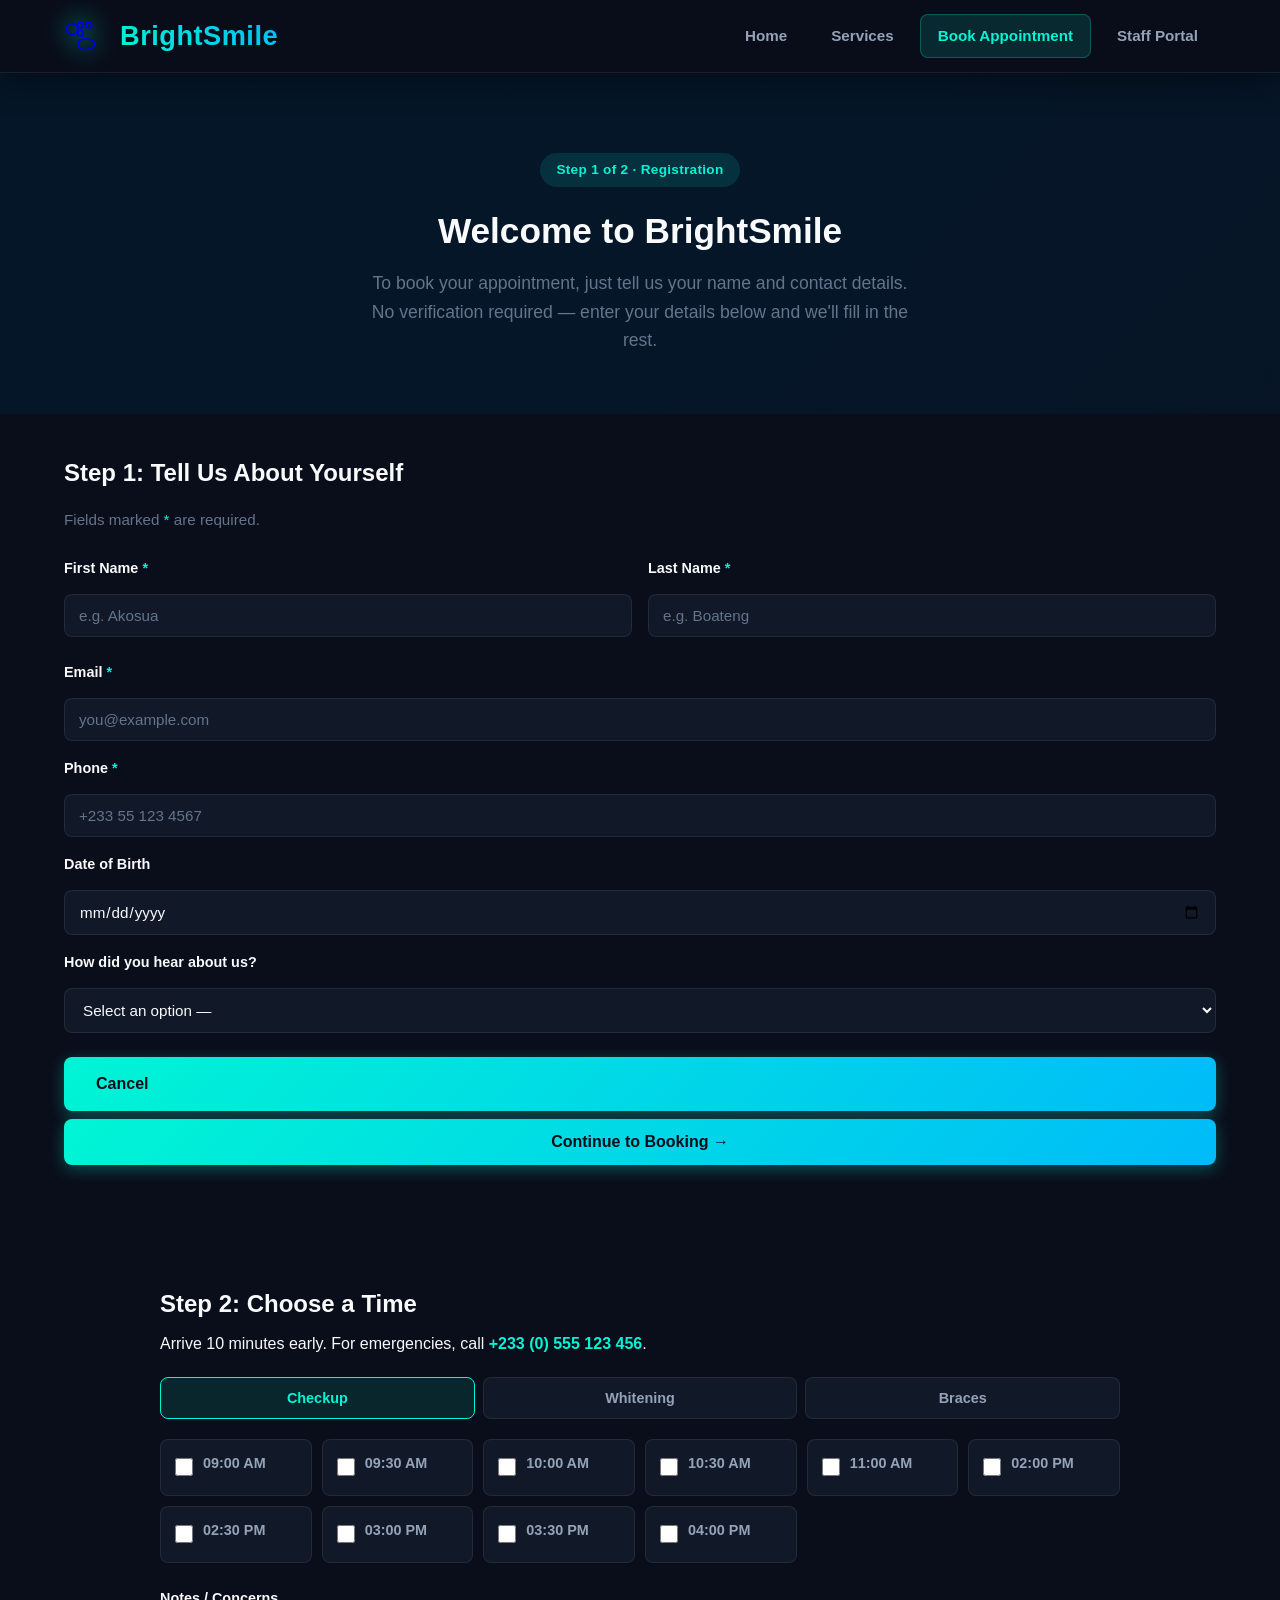
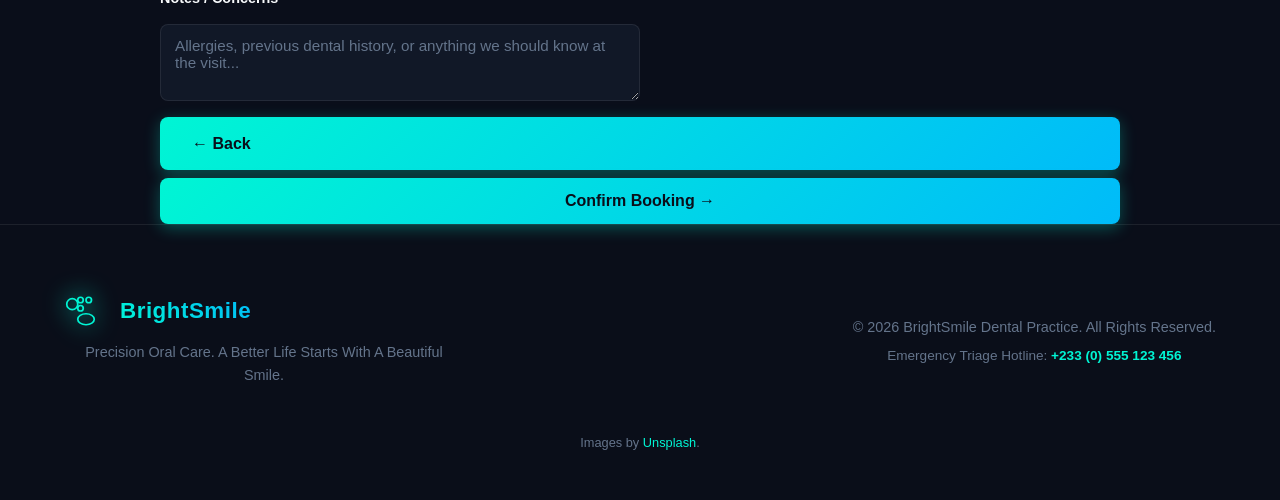
<file: booking.html>
<!DOCTYPE html>
<html lang="en">
<head>
    <meta charset="UTF-8">
    <meta name="viewport" content="width=device-width, initial-scale=1.0">
    <title>Book Appointment — BrightSmile Dental Practice</title>
    <meta name="description" content="Book a dental appointment at BrightSmile Dental Practice. Secure 2-step online booking with instant confirmation.">
    <link rel="stylesheet" href="css/style.css">
    <link rel="icon" href="data:image/svg+xml,<svg xmlns='http://www.w3.org/2000/svg' viewBox='0 0 64 64'><ellipse cx='32' cy='28' rx='14' ry='12'/><ellipse cx='32' cy='28' rx='14' ry='12' transform='translate(0 8)'/><ellipse cx='32' cy='28' rx='14' ry='12' transform='translate(0 16)'/><ellipse cx='32' cy='28' rx='14' ry='12' transform='translate(0 24)'/><ellipse cx='32' cy='20' rx='14' ry='12' transform='translate(0 4)'/><ellipse cx='32' cy='12' rx='14' ry='12' transform='translate(0 4)'/><rect x='18' y='16' width='12' height='6' rx='2'/><rect x='34' y='16' width='12' height='6' rx='2'/><rect x='18' y='24' width='12' height='6' rx='2'/><rect x='34' y='24' width='12' height='6' rx='2'/></svg>">
</head>
<body>

<header class="navbar">
    <div class="container nav-container">
        <a href="index.html" class="logo-group">
            <svg class="logo-img" viewBox="0 0 64 64" fill="none" stroke="currentColor" stroke-width="2.5" stroke-linecap="round" stroke-linejoin="round">
                <path d="M12 30c4.4 0 8-3.6 8-8s-3.6-8-8-8-8 3.6-8 8 3.6 8 8 8z"/>
                <path d="M24 20c2.2 0 4-1.8 4-4s-1.8-4-4-4-4 1.8-4 4 1.8 4 4 4z"/>
                <path d="M36 20c2.2 0 4-1.8 4-4s-1.8-4-4-4-4 1.8-4 4 1.8 4 4 4z"/>
                <path d="M24 32c2.2 0 4-1.8 4-4s-1.8-4-4-4-4 1.8-4 4 1.8 4 4 4z"/>
                <ellipse cx="32" cy="44" rx="12" ry="8"/>
            </svg>
            <span class="logo-text">BrightSmile</span>
        </a>
        <input type="checkbox" id="menu-toggle" class="menu-toggle">
        <label for="menu-toggle" class="hamburger"><span></span><span></span><span></span></label>
        <nav class="nav-links">
            <a href="index.html">Home</a>
            <a href="services.html">Services</a>
            <a href="booking.html" class="active">Book Appointment</a>
            <a href="staff.html">Staff Portal</a>
        </nav>
    </div>
</header>

<!-- ============ STEP 1: REGISTRATION ============ -->
<section class="page-hero" style="background: linear-gradient(135deg, rgba(5,23,42,0.9) 60%, rgba(5,23,42,0.75)), url('https://images.unsplash.com/photo-1734518352260-acb18b3f1e9c?fm=jpg&q=60&w=1600&auto=format&fit=crop'); background-size: cover; background-position: center;">
    <div class="hero-overlay"></div>
    <div class="container" style="max-width: 600px;">
        <div class="step-badge">Step 1 of 2 &middot; Registration</div>
        <h1>Welcome to BrightSmile</h1>
        <p style="color:var(--text-dim);">To book your appointment, just tell us your name and contact details. No verification required &mdash; enter your details below and we'll fill in the rest.</p>
    </div>
</section>

<section class="container" style="padding: 40px 0 60px;">
    <div class="card">
        <h2 style="margin-bottom:16px;">Step 1: Tell Us About Yourself</h2>
        <p style="margin-bottom:24px; font-size:0.95rem; color:var(--text-dim);">Fields marked <span style="color:var(--teal-glow);">*</span> are required.</p>
        <form id="booking-form" class="booking-form">
            <div class="form-grid">
                <div class="form-group">
                    <label for="first-name">First Name <span style="color:var(--teal-glow);">*</span></label>
                    <input type="text" id="first-name" name="first_name" placeholder="e.g. Akosua" required>
                </div>
                <div class="form-group">
                    <label for="last-name">Last Name <span style="color:var(--teal-glow);">*</span></label>
                    <input type="text" id="last-name" name="last_name" placeholder="e.g. Boateng" required>
                </div>
            </div>
            <div class="form-group">
                <label for="email">Email <span style="color:var(--teal-glow);">*</span></label>
                <input type="email" id="email" name="email" placeholder="you@example.com" required>
            </div>
            <div class="form-group">
                <label for="phone">Phone <span style="color:var(--teal-glow);">*</span></label>
                <input type="tel" id="phone" name="phone" placeholder="+233 55 123 4567" required>
            </div>
            <div class="form-group">
                <label for="dob">Date of Birth</label>
                <input type="date" id="dob" name="dob">
            </div>
            <div class="form-group">
                <label for="referrer">How did you hear about us?</label>
                <select id="referrer" name="referrer">
                    <option value="">Select an option &mdash;</option>
                    <option value="google">Search engine (Google)</option>
                    <option value="social">Social media</option>
                    <option value="friend">Friend or family</option>
                    <option value="clinic">Walk-in / previous patient</option>
                    <option value="other">Other</option>
                </select>
            </div>
            <div class="form-group" style="display: flex; gap: 8px; justify-content: flex-end; margin-top: 8px;">
                <a href="index.html" class="btn btn-ghost" type="button">Cancel</a>
                <button type="submit" class="btn btn-primary">Continue to Booking &rarr;</button>
            </div>
        </form>
    </div>
</section>

<!-- ============ STEP 2: BOOKING ============ -->
<section class="section-alt" style="padding-top: 60px;">
    <div class="container" style="max-width: 960px;">
        <div class="card">
            <h2 style="margin-bottom:8px;">Step 2: Choose a Time</h2>
            <p style="margin-bottom:20px;">Arrive 10 minutes early. For emergencies, call <span style="color:var(--teal-glow); font-weight:700;">+233 (0) 555 123 456</span>.</p>

            <div class="service-switcher">
                <button class="service-btn active" data-service="checkup">Checkup</button>
                <button class="service-btn" data-service="whitening">Whitening</button>
                <button class="service-btn" data-service="braces">Braces</button>
            </div>

            <div id="availability-grid" class="availability-grid">
                <div class="time-cell">
                    <input type="checkbox" name="time-slots" id="slot-09" value="09:00">
                    <label for="slot-09">09:00 AM</label>
                </div>
                <div class="time-cell">
                    <input type="checkbox" name="time-slots" id="slot-0930" value="09:30">
                    <label for="slot-0930">09:30 AM</label>
                </div>
                <div class="time-cell">
                    <input type="checkbox" name="time-slots" id="slot-10" value="10:00">
                    <label for="slot-10">10:00 AM</label>
                </div>
                <div class="time-cell">
                    <input type="checkbox" name="time-slots" id="slot-1030" value="10:30">
                    <label for="slot-1030">10:30 AM</label>
                </div>
                <div class="time-cell">
                    <input type="checkbox" name="time-slots" id="slot-11" value="11:00">
                    <label for="slot-11">11:00 AM</label>
                </div>
                <div class="time-cell">
                    <input type="checkbox" name="time-slots" id="slot-14" value="14:00">
                    <label for="slot-14">02:00 PM</label>
                </div>
                <div class="time-cell">
                    <input type="checkbox" name="time-slots" id="slot-1430" value="14:30">
                    <label for="slot-1430">02:30 PM</label>
                </div>
                <div class="time-cell">
                    <input type="checkbox" name="time-slots" id="slot-15" value="15:00">
                    <label for="slot-15">03:00 PM</label>
                </div>
                <div class="time-cell">
                    <input type="checkbox" name="time-slots" id="slot-1530" value="15:30">
                    <label for="slot-1530">03:30 PM</label>
                </div>
                <div class="time-cell">
                    <input type="checkbox" name="time-slots" id="slot-16" value="16:00">
                    <label for="slot-16">04:00 PM</label>
                </div>
            </div>

            <div class="form-group" style="margin-top: 20px; max-width: 480px;">
                <label for="notes">Notes / Concerns</label>
                <textarea id="notes" name="notes" rows="3" placeholder="Allergies, previous dental history, or anything we should know at the visit..."></textarea>
            </div>

            <div class="form-group" style="display: flex; gap: 8px; justify-content: flex-end; margin-top: 16px;">
                <a href="#registration" class="btn btn-ghost" id="prev-step" type="button">&larr; Back</a>
                <button type="button" class="btn btn-primary" id="confirm-booking">Confirm Booking &rarr;</button>
            </div>
        </div>
    </div>
</section>

<!-- ============ CONFIRMATION ============ -->
<section class="confirmation" id="confirmation" style="display: none;">
    <div class="container" style="max-width: 600px; text-align: center;">
        <div class="confirmation-card">
            <div class="confirmation-icon">
                <span class="svg-icon-xl" style="color:var(--teal-glow);"><svg viewBox="0 0 64 64" fill="none" stroke="currentColor" stroke-width="2.5" stroke-linecap="round" stroke-linejoin="round"><path d="M12 30c4.4 0 8-3.6 8-8s-3.6-8-8-8-8 3.6-8 8 3.6 8 8 8z"/><path d="M24 20c2.2 0 4-1.8 4-4s-1.8-4-4-4-4 1.8-4 4 1.8 4 4 4z"/><path d="M36 20c2.2 0 4-1.8 4-4s-1.8-4-4-4-4 1.8-4 4 1.8 4 4 4z"/><path d="M24 32c2.2 0 4-1.8 4-4s-1.8-4-4-4-4 1.8-4 4 1.8 4 4 4z"/><ellipse cx="32" cy="44" rx="12" ry="8"/></svg></span>
            </div>
            <h1>Booking Confirmed!</h1>
            <p style="color:var(--text-dim);">Thank you for choosing BrightSmile. A confirmation receipt has been sent to your email.</p>
            <div class="confirmation-detail">
                <p><span style="color:var(--text-dim); font-size:0.9rem;">Reference:</span> <span id="booking-ref" style="font-weight:700; color:var(--teal-glow);">BS-261026-0482</span></p>
                <p><span style="color:var(--text-dim); font-size:0.9rem;">Date:</span> <span id="booking-date">Today</span></p>
                <p><span style="color:var(--text-dim); font-size:0.9rem;">Time:</span> <span id="booking-time">09:30 AM</span></p>
                <p><span style="color:var(--text-dim); font-size:0.9rem;">Service:</span> <span id="booking-service">General Checkup</span></p>
            </div>
            <a href="index.html" class="btn btn-primary">Back to Home</a>
        </div>
    </div>
</section>

<!-- ============ FOOTER ENVELOPE ============ -->
<footer class="footer">
    <div class="container">
        <div class="footer-top">
            <div class="footer-brand">
                <a href="index.html" class="logo-group">
                    <svg class="logo-img" viewBox="0 0 64 64" fill="none" stroke="currentColor" stroke-width="2.5" stroke-linecap="round" stroke-linejoin="round">
                        <path d="M12 30c4.4 0 8-3.6 8-8s-3.6-8-8-8-8 3.6-8 8 3.6 8 8 8z"/>
                        <path d="M24 20c2.2 0 4-1.8 4-4s-1.8-4-4-4-4 1.8-4 4 1.8 4 4 4z"/>
                        <path d="M36 20c2.2 0 4-1.8 4-4s-1.8-4-4-4-4 1.8-4 4 1.8 4 4 4z"/>
                        <path d="M24 32c2.2 0 4-1.8 4-4s-1.8-4-4-4-4 1.8-4 4 1.8 4 4 4z"/>
                        <ellipse cx="32" cy="44" rx="12" ry="8"/>
                    </svg>
                    <span class="logo-text">BrightSmile</span>
                </a>
                <p style="margin-top:8px; font-size:0.9rem;">Precision Oral Care. A Better Life Starts With A Beautiful Smile.</p>
            </div>
            <div>
                <p style="font-size:0.9rem;">&copy; 2026 BrightSmile Dental Practice. All Rights Reserved.</p>
                <p style="font-size:0.85rem; color:var(--text-dim);">
                    Emergency Triage Hotline: <span style="color:var(--teal-glow); font-weight:700;">+233 (0) 555 123 456</span>
                </p>
            </div>
        </div>
        <p style="margin-top:16px; font-size:0.8rem; color:var(--text-dim);">
            Images by <a href="https://unsplash.com" style="color:var(--teal-glow);">Unsplash</a>.
        </p>
    </div>
</footer>

<script src="js/search.js"></script>
<script>
    // Confirm booking
    document.getElementById('confirm-booking').addEventListener('click', function () {
        // Get checked time slots
        const slots = document.querySelectorAll('input[name="time-slots"]:checked');
        const times = Array.from(slots).map(s => s.value);

        if (times.length === 0) {
            alert('Please select at least one time slot.');
            return;
        }

        // Hide booking, show confirmation
        document.getElementById('confirmation').style.display = 'block';
        document.getElementById('booking-ref').textContent = 'BS-261026-' + String(Math.floor(Math.random() * 9000) + 1000);
        document.getElementById('booking-date').textContent = new Date().toDateString();
        document.getElementById('booking-time').textContent = times[0] + ' AM';
        document.getElementById('booking-service').textContent = document.querySelector('.service-btn.active').textContent;

        // Disable the button after confirmation
        this.disabled = true;
        this.textContent = 'Confirmed &rarr;';
    });

    // Service switcher
    document.querySelectorAll('.service-btn').forEach(btn => {
        btn.addEventListener('click', function () {
            document.querySelectorAll('.service-btn').forEach(b => b.classList.remove('active'));
            this.classList.add('active');
            // Animate slots
            document.querySelectorAll('.time-cell').forEach((cell, i) => {
                cell.style.opacity = '0.4';
                setTimeout(() => cell.style.transition = 'opacity 0.3s', 100);
            });
        });
    });
</script>
</body>
</html>
</file>
<file: css/style.css>
/* ==========================================================================
   BRIGHTSMILE INTERACTIVE CYBER-TEAL STYLESHEET v2.0
   ========================================================================= */
:root {
    --teal-glow: #00f5d4;
    --teal-dark: #00bbf9;
    --teal-mid: #0077b6;
    --navy-deep: #0a0e1a;
    --navy-card: #0f172a;
    --card-bg: #111827;
    --card-bg2: #1e293b;
    --text-main: #f8fafc;
    --text-muted: #94a3b8;
    --text-dim: #64748b;
    --emerald: #10b981;
    --crimson: #ef4444;
    --amber: #f59e0b;
    --border-line: rgba(255,255,255,0.08);
    --border-light: rgba(255,255,255,0.15);
    --glass: rgba(255,255,255,0.05);
    --glass-border: rgba(255,255,255,0.1);
    --shadow: 0 8px 32px rgba(0,0,0,0.45);
    --radius: 12px;
    --radius-sm: 8px;
    --font: 'Segoe UI', Roboto, Helvetica, Arial, sans-serif;
}

* {
    margin: 0;
    padding: 0;
    box-sizing: border-box;
    font-family: var(--font);
}

html {
    scroll-behavior: smooth;
    scroll-padding-top: 80px;
}

body {
    background-color: var(--navy-deep);
    color: var(--text-main);
    display: flex;
    flex-direction: column;
    min-height: 100vh;
    line-height: 1.6;
}

.container {
    width: 90%;
    max-width: 1200px;
    margin: 0 auto;
}

/* ---- Step 1/2 Navigation ---- */
.step-badge {
    display: inline-block;
    background: rgba(0, 245, 212, 0.12);
    color: var(--teal-glow);
    padding: 6px 16px;
    border-radius: 999px;
    font-size: 0.85rem;
    font-weight: 700;
    letter-spacing: 0.3px;
    margin-bottom: 16px;
}

.page-hero {
    position: relative;
    padding: 80px 0 60px;
    text-align: center;
    color: var(--text-main);
    min-height: 200px;
}

.page-hero h1 {
    font-size: 2.2rem;
    margin-bottom: 10px;
    animation: fadeUp 0.8s ease forwards;
}

.page-hero p {
    font-size: 1.1rem;
    max-width: 560px;
    margin: 0 auto;
    color: var(--text-dim);
}

/* ---- Service switcher (booking) ---- */
.service-switcher {
    display: flex;
    gap: 8px;
    margin-bottom: 20px;
    flex-wrap: wrap;
}

.service-btn {
    flex: 1;
    min-width: 100px;
    padding: 12px 16px;
    border: 1px solid var(--border-line);
    background: var(--card-bg);
    color: var(--text-muted);
    border-radius: var(--radius-sm);
    cursor: pointer;
    font-weight: 700;
    font-size: 0.9rem;
    transition: all 0.3s ease;
}

.service-btn:hover {
    border-color: var(--teal-glow);
    color: var(--teal-glow);
}

.service-btn.active {
    border-color: var(--teal-glow);
    background: rgba(0, 245, 212, 0.10);
    color: var(--teal-glow);
}

/* ---- Availability grid (booking) ---- */
.availability-grid {
    display: grid;
    grid-template-columns: repeat(auto-fill, minmax(140px, 1fr));
    gap: 10px;
    margin-bottom: 24px;
}

.time-cell {
    display: flex;
    align-items: center;
    gap: 10px;
    padding: 12px 14px;
    border: 1px solid var(--border-line);
    border-radius: var(--radius-sm);
    background: var(--card-bg);
    cursor: pointer;
    transition: all 0.25s ease;
    animation: slideIn 0.5s ease forwards;
}

.time-cell:hover {
    border-color: var(--teal-glow);
    background: rgba(0, 245, 212, 0.08);
}

.time-cell input[type="checkbox"] {
    accent-color: var(--teal-glow);
    width: 18px;
    height: 18px;
    cursor: pointer;
}

/* ---- Booking form ---- */
.booking-form {
    display: flex;
    flex-direction: column;
    gap: 16px;
}

.booking-form .form-grid {
    display: grid;
    grid-template-columns: 1fr 1fr;
    gap: 16px;
    margin-bottom: 8px;
}

.booking-form .form-group {
    display: flex;
    flex-direction: column;
    gap: 6px;
    animation: slideIn 0.5s ease forwards;
}

.booking-form .form-group:nth-child(1) { animation-delay: 0.05s; }
.booking-form .form-group:nth-child(2) { animation-delay: 0.10s; }
.booking-form .form-group:nth-child(3) { animation-delay: 0.15s; }
.booking-form .form-group:nth-child(4) { animation-delay: 0.20s; }
.booking-form .form-group:nth-child(5) { animation-delay: 0.25s; }
.booking-form .form-group:nth-child(6) { animation-delay: 0.30s; }

.booking-form input,
.booking-form select,
.booking-form textarea {
    background: var(--card-bg);
    border: 1px solid var(--border-line);
    color: var(--text-main);
    padding: 12px 14px;
    border-radius: var(--radius-sm);
    font-size: 0.95rem;
    font-family: var(--font);
    transition: border-color 0.25s ease;
}

.booking-form input:focus,
.booking-form select:focus,
.booking-form textarea:focus {
    border-color: var(--teal-glow);
    outline: none;
    box-shadow: 0 0 0 3px rgba(0, 245, 212, 0.12);
}

.booking-form input::placeholder,
.booking-form textarea::placeholder {
    color: var(--text-dim);
}

/* ---- Confirmation ---- */
.confirmation {
    padding: 60px 0;
    text-align: center;
}

.confirmation-card {
    background: var(--card-bg);
    border: 1px solid var(--border-line);
    border-radius: var(--radius);
    padding: 32px;
    box-shadow: var(--shadow);
    display: inline-block;
}

.confirmation-icon {
    font-size: 3rem;
    margin-bottom: 12px;
}

.confirmation-detail {
    display: inline-block;
    text-align: left;
    background: var(--card-bg2);
    border-radius: var(--radius-sm);
    padding: 16px;
    margin-top: 16px;
}

.confirmation-detail p {
    font-size: 0.9rem;
    margin-bottom: 4px;
}

.confirmation-detail span strong {
    color: var(--teal-glow);
}

/* ---- Off-canvas navigation ---- */
.menu-toggle {
    display: none;
    cursor: pointer;
}

.hamburger {
    display: none;
    flex-direction: column;
    gap: 5px;
    cursor: pointer;
}

.hamburger span {
    display: block;
    width: 26px;
    height: 3px;
    background: var(--text-main);
    border-radius: 2px;
    transition: transform 0.3s ease;
}

@media (max-width: 768px) {
    .hamburger { display: flex; }

    .menu-toggle:checked ~ .nav-links {
        display: flex;
        flex-direction: column;
        position: absolute;
        top: 60px;
        left: 0;
        right: 0;
        background: rgba(10, 14, 26, 0.98);
        backdrop-filter: blur(12px);
        padding: 20px;
        border-bottom: 1px solid var(--border-line);
    }

    .menu-toggle:checked ~ .hamburger span:nth-child(1) { transform: translateY(8px) rotate(45deg); }
    .menu-toggle:checked ~ .hamburger span:nth-child(2) { opacity: 0; }
    .menu-toggle:checked ~ .hamburger span:nth-child(3) { transform: translateY(-8px) rotate(-45deg); }

    .nav-links {
        display: none;
        flex-direction: column;
        position: absolute;
        top: 60px;
        left: 0;
        right: 0;
        background: rgba(10, 14, 26, 0.98);
        backdrop-filter: blur(12px);
        padding: 20px;
        border-bottom: 1px solid var(--border-line);
    }
}

/* ---- Testimonials ---- */
.testimonial-grid {
    display: grid;
    grid-template-columns: repeat(auto-fit, minmax(280px, 1fr));
    gap: 20px;
    margin-top: 32px;
}

.testimonial {
    background: var(--card-bg);
    border: 1px solid var(--border-line);
    border-radius: var(--radius);
    padding: 24px;
    position: relative;
    animation: fadeUp 0.6s ease forwards;
}

.testimonial::before {
    content: "\201C";
    font-size: 4rem;
    color: var(--amber);
    position: absolute;
    top: 4px;
    left: 16px;
    font-family: Georgia, serif;
}

.testimonial p {
    font-size: 0.95rem;
    line-height: 1.7;
    color: var(--text-muted);
    margin-bottom: 12px;
}

.author {
    font-size: 0.85rem;
    color: var(--teal-glow);
    font-weight: 700;
}

/* ---- Media sections (gallery, about) ---- */
.media-section {
    margin-top: 40px;
}

.media-section h2 {
    font-size: 1.8rem;
    margin-bottom: 24px;
    text-align: center;
    position: relative;
    display: inline-block;
}

.media-section h2::after {
    content: "";
    position: absolute;
    bottom: -8px;
    left: 50%;
    transform: translateX(-50%);
    width: 60px;
    height: 3px;
    background: var(--teal-glow);
    border-radius: 2px;
}

.media-grid {
    display: grid;
    grid-template-columns: repeat(auto-fit, minmax(300px, 1fr));
    gap: 20px;
}

.media-card {
    background: var(--card-bg);
    border: 1px solid var(--border-line);
    border-radius: var(--radius);
    overflow: hidden;
    transition: all 0.3s ease;
    animation: fadeUp 0.6s ease forwards;
}

.media-card:hover {
    transform: translateY(-6px);
    box-shadow: var(--shadow);
    border-color: var(--teal-glow);
}

.media-card img {
    width: 100%;
    height: 220px;
    object-fit: cover;
    display: block;
}

.media-card-body {
    padding: 18px;
}

.media-card-body h3 {
    font-size: 1.1rem;
    margin-bottom: 8px;
}

.media-card-body p {
    font-size: 0.92rem;
    color: var(--text-dim);
}

/* ---- Image gallery (index) ---- */
.image-gallery {
    margin-top: 20px;
}

.image-grid {
    display: grid;
    grid-template-columns: repeat(auto-fit, minmax(280px, 1fr));
    gap: 20px;
}

.image-card {
    position: relative;
    border-radius: var(--radius);
    overflow: hidden;
    border: 1px solid var(--border-line);
    animation: slideIn 0.6s ease forwards;
}

.image-card:nth-child(1) { animation-delay: 0.05s; }
.image-card:nth-child(2) { animation-delay: 0.10s; }
.image-card:nth-child(3) { animation-delay: 0.15s; }
.image-card:nth-child(4) { animation-delay: 0.20s; }

.image-card img {
    width: 100%;
    height: 240px;
    object-fit: cover;
    display: block;
    transition: transform 0.5s ease;
}

.image-card:hover img {
    transform: scale(1.06);
}

.image-card-body {
    padding: 18px;
    background: var(--card-bg);
}

.image-card-badge {
    display: inline-block;
    background: rgba(0, 245, 212, 0.12);
    color: var(--teal-glow);
    padding: 4px 12px;
    border-radius: 999px;
    font-size: 0.8rem;
    font-weight: 700;
    margin-bottom: 8px;
}

.image-card-body p {
    font-size: 0.88rem;
    color: var(--text-dim);
    line-height: 1.6;
}

/* ---- Buttons ---- */
.btn {
    display: inline-flex;
    align-items: center;
    gap: 8px;
    padding: 12px 24px;
    border-radius: var(--radius-sm);
    font-weight: 700;
    font-size: 0.95rem;
    text-decoration: none;
    cursor: pointer;
    transition: all 0.3s ease;
    border: 1px solid transparent;
}

.btn-primary {
    background: var(--teal-glow);
    color: var(--navy-deep);
}

.btn-primary:hover {
    background: #00e6c8;
    transform: translateY(-2px);
    box-shadow: 0 4px 20px rgba(0, 245, 212, 0.25);
}

.btn-outline {
    background: transparent;
    color: var(--text-main);
    border-color: var(--border-line);
}

.btn-outline:hover {
    border-color: var(--teal-glow);
    color: var(--teal-glow);
    transform: translateY(-2px);
}

.btn-sm {
    padding: 8px 16px;
    font-size: 0.85rem;
}

.btn-ghost {
    background: transparent;
    color: var(--text-muted);
    border-color: var(--border-line);
}

.btn-ghost:hover {
    color: var(--text-main);
    border-color: var(--text-muted);
}

/* ---- Forms (reusable) ---- */
.form-group {
    display: flex;
    flex-direction: column;
    gap: 6px;
    animation: slideIn 0.5s ease forwards;
}

.form-group:nth-child(1) { animation-delay: 0.05s; }
.form-group:nth-child(2) { animation-delay: 0.10s; }
.form-group:nth-child(3) { animation-delay: 0.15s; }
.form-group:nth-child(4) { animation-delay: 0.20s; }
.form-group:nth-child(5) { animation-delay: 0.25s; }
.form-group:nth-child(6) { animation-delay: 0.30s; }

.form-group label {
    font-size: 0.9rem;
    font-weight: 600;
    color: var(--text-main);
}

.form-group input,
.form-group select,
.form-group textarea {
    background: var(--card-bg);
    border: 1px solid var(--border-line);
    color: var(--text-main);
    padding: 12px 14px;
    border-radius: var(--radius-sm);
    font-size: 0.95rem;
    font-family: var(--font);
    transition: border-color 0.25s ease;
}

.form-group input:focus,
.form-group select:focus,
.form-group textarea:focus {
    border-color: var(--teal-glow);
    outline: none;
    box-shadow: 0 0 0 3px rgba(0, 245, 212, 0.12);
}

.form-group input::placeholder,
.form-group textarea::placeholder {
    color: var(--text-dim);
}

/* ---- Footer ---- */
.footer {
    background: rgba(5, 15, 30, 0.95);
    border-top: 1px solid var(--border-line);
    margin-top: auto;
}

.footer-top {
    display: flex;
    justify-content: space-between;
    align-items: center;
    flex-wrap: wrap;
    gap: 16px;
    padding: 24px 0;
}

.footer-brand {
    max-width: 400px;
}

.footer-brand p {
    font-size: 0.85rem;
    margin-top: 6px;
    color: var(--text-dim);
}

.footer p {
    font-size: 0.85rem;
    color: var(--text-dim);
}

.footer a {
    color: var(--teal-glow);
    text-decoration: none;
}

.footer a:hover {
    text-decoration: underline;
}

/* ---- Animations ---- */
@keyframes fadeUp {
    from { opacity: 0; transform: translateY(24px); }
    to { opacity: 1; transform: translateY(0); }
}

@keyframes heroSplash {
    0% { transform: scale(0.92); opacity: 0; }
    70% { transform: scale(1.03); opacity: 1; }
    100% { transform: scale(1); opacity: 1; }
}

@keyframes logoFloat {
    0% { transform: translateY(0); }
    50% { transform: translateY(-6px); }
    100% { transform: translateY(0); }
}

@keyframes pulse-number {
    0%, 100% { transform: scale(1); opacity: 0.85; }
    50% { transform: scale(1.08); opacity: 1; }
}

@keyframes slideIn {
    from { opacity: 0; transform: translateX(-12px); }
    to { opacity: 1; transform: translateX(0); }
}

@keyframes fadeIn {
    from { opacity: 0; }
    to { opacity: 1; }
}

@media (prefers-reduced-motion: reduce) {
    *,
    *::before,
    *::after {
        animation-duration: 0.01ms !important;
        transition-duration: 0.01ms !important;
    }
}
.navbar {
    background-color: rgba(10, 14, 26, 0.92);
    backdrop-filter: blur(16px);
    border-bottom: 1px solid var(--border-line);
    padding: 14px 0;
    position: sticky;
    top: 0;
    z-index: 1000;
    box-shadow: var(--shadow);
}

.nav-container {
    display: flex;
    justify-content: space-between;
    align-items: center;
}

.logo-group {
    display: flex;
    align-items: center;
    gap: 12px;
    text-decoration: none;
}

.logo-img {
    width: 44px;
    height: 44px;
    filter: drop-shadow(0 0 12px var(--teal-glow));
    transition: transform 0.3s;
}

.logo-group:hover .logo-img {
    transform: scale(1.08);
}

.logo-text {
    font-size: 1.7rem;
    font-weight: 800;
    letter-spacing: 0.5px;
    background: linear-gradient(45deg, var(--teal-glow), var(--teal-dark));
    -webkit-background-clip: text;
    background-clip: text;
    -webkit-text-fill-color: transparent;
    color: transparent;
}

.nav-links {
    display: flex;
    gap: 8px;
    list-style: none;
}

.nav-links a {
    display: block;
    padding: 10px 18px;
    text-decoration: none;
    color: var(--text-muted);
    font-weight: 600;
    font-size: 0.95rem;
    border-radius: var(--radius-sm);
    transition: all 0.3s ease;
    position: relative;
}

.nav-links a:hover {
    color: var(--teal-glow);
    background: rgba(0, 245, 212, 0.08);
}

.nav-links a.active {
    color: var(--teal-glow);
    background: rgba(0, 245, 212, 0.12);
    box-shadow: inset 0 0 0 1px rgba(0, 245, 212, 0.25);
}

/* ---- Hero ---- */
.hero {
    position: relative;
    padding: 100px 0 80px;
    text-align: center;
    background: linear-gradient(135deg, rgba(10, 14, 26, 0.96), rgba(15, 23, 42, 0.92)),
        url('https://images.unsplash.com/photo-1629909613654-28e377c37b09?auto=format&fit=crop&w=1920&q=80') no-repeat center center/cover;
    border-bottom: 1px solid var(--border-line);
}

.hero-glow {
    position: absolute;
    top: -60px;
    left: 50%;
    transform: translateX(-50%);
    width: 800px;
    height: 800px;
    background: radial-gradient(circle, rgba(0, 245, 212, 0.08) 0%, transparent 70%);
    pointer-events: none;
}

.hero-content { position: relative; z-index: 1; }
.hero-badge {
    display: inline-block;
    padding: 8px 22px;
    background: rgba(0, 245, 212, 0.1);
    border: 1px solid rgba(0, 245, 212, 0.3);
    border-radius: 50px;
    color: var(--teal-glow);
    font-weight: 700;
    letter-spacing: 1px;
    text-transform: uppercase;
    font-size: 0.85rem;
    margin-bottom: 24px;
}

.hero h1 {
    font-size: 3.6rem;
    font-weight: 800;
    margin-bottom: 20px;
    color: #ffffff;
    line-height: 1.15;
}

.hero h1 .highlight {
    background: linear-gradient(45deg, var(--teal-glow), var(--teal-dark));
    -webkit-background-clip: text;
    background-clip: text;
    -webkit-text-fill-color: transparent;
    color: transparent;
}

.hero p {
    font-size: 1.2rem;
    color: var(--text-muted);
    margin-bottom: 36px;
    max-width: 720px;
    margin-left: auto;
    margin-right: auto;
    line-height: 1.7;
}

.hero-buttons {
    display: flex;
    gap: 16px;
    justify-content: center;
    flex-wrap: wrap;
}

/* ---- Buttons ---- */
.btn {
    display: inline-block;
    padding: 14px 32px;
    background: linear-gradient(135deg, var(--teal-glow), var(--teal-dark));
    color: var(--navy-deep);
    text-decoration: none;
    border-radius: var(--radius-sm);
    border: none;
    font-weight: 700;
    cursor: pointer;
    box-shadow: 0 4px 16px rgba(0, 245, 212, 0.3);
    transition: all 0.3s ease;
    font-size: 1rem;
}

.btn:hover {
    transform: translateY(-2px);
    box-shadow: 0 6px 24px rgba(0, 245, 212, 0.5);
}

.btn:active { transform: translateY(0); }

.btn-outline {
    background: transparent;
    color: var(--teal-glow);
    border: 2px solid rgba(0, 245, 212, 0.4);
    box-shadow: none;
}

.btn-outline:hover {
    background: rgba(0, 245, 212, 0.1);
    border-color: var(--teal-glow);
    box-shadow: 0 0 20px rgba(0, 245, 212, 0.2);
}

.btn-danger {
    background: var(--crimson);
    color: white;
    box-shadow: 0 4px 16px rgba(239, 68, 68, 0.3);
}

.btn-danger:hover {
    box-shadow: 0 6px 24px rgba(239, 68, 68, 0.5);
    background: #dc2626;
}

.btn-sm { padding: 8px 18px; font-size: 0.85rem; }

/* ---- Proper block buttons (staff portal) ---- */
.btn-block {
    display: block;
    width: 100%;
    padding: 13px 20px;
    font-size: 1rem;
    border-radius: var(--radius-sm);
    text-align: center;
}

.btn-danger {
    display: block;
    width: 100%;
    padding: 13px 20px;
    background: var(--crimson);
    color: white;
    border: none;
    border-radius: var(--radius-sm);
    font-weight: 700;
    font-size: 1rem;
    cursor: pointer;
    box-shadow: 0 4px 16px rgba(239, 68, 68, 0.3);
    transition: all 0.3s ease;
}

.btn-danger:hover {
    box-shadow: 0 6px 24px rgba(239, 68, 68, 0.5);
    background: #dc2626;
    transform: translateY(-2px);
}

/* ---- Services Grid ---- */
.services-grid {
    display: grid;
    grid-template-columns: repeat(auto-fit, minmax(320px, 1fr));
    gap: 28px;
    padding: 40px 0;
}

.service-card {
    background: linear-gradient(180deg, var(--card-bg), var(--card-bg2));
    border: 1px solid var(--border-line);
    border-radius: var(--radius);
    overflow: hidden;
    transition: all 0.4s ease;
    box-shadow: var(--shadow);
}

.service-card:hover {
    transform: translateY(-6px);
    border-color: var(--teal-glow);
    box-shadow: 0 12px 40px rgba(0, 245, 212, 0.12);
}

.service-icon {
    width: 100%;
    height: 180px;
    object-fit: cover;
    display: block;
    background: rgba(0, 245, 212, 0.08);
}

.service-card-body {
    padding: 24px;
}

.service-card-body h3 {
    font-size: 1.5rem;
    margin-bottom: 12px;
    color: var(--text-main);
}

.service-card-body p {
    color: var(--text-muted);
    line-height: 1.6;
    margin-bottom: 16px;
}

.service-card-body .btn {
    margin-right: 10px;
}

/* ---- Form split ---- */
.form-split {
    display: grid;
    grid-template-columns: 1fr 1fr;
    gap: 32px;
    padding: 40px 0;
}

.form-card {
    background: linear-gradient(180deg, rgba(15, 23, 42, 0.9), rgba(10, 14, 26, 0.96));
    padding: 32px;
    border-radius: var(--radius);
    border: 1px solid var(--border-line);
    box-shadow: var(--shadow);
}

.form-card h2 {
    margin-bottom: 24px;
    font-size: 1.6rem;
    color: var(--text-main);
    border-left: 4px solid var(--teal-glow);
    padding-left: 14px;
}

.form-card h2 .step-num {
    display: inline-block;
    background: var(--teal-glow);
    color: var(--navy-deep);
    width: 32px;
    height: 32px;
    border-radius: 50%;
    font-size: 0.9rem;
    font-weight: 800;
    line-height: 32px;
    text-align: center;
    margin-right: 10px;
}

.form-card .screenshot-placeholder {
    margin: 20px 0;
    padding: 20px;
    background: rgba(0, 245, 212, 0.05);
    border: 1px dashed rgba(0, 245, 212, 0.2);
    border-radius: var(--radius-sm);
    text-align: center;
    color: var(--text-dim);
    font-size: 0.9rem;
}

/* ---- Form elements ---- */
.input-container {
    position: relative;
    margin-bottom: 22px;
}

label {
    display: block;
    margin-bottom: 8px;
    font-weight: 600;
    font-size: 0.9rem;
    color: var(--text-muted);
}

input, select, textarea {
    width: 100%;
    padding: 13px 16px;
    background-color: rgba(15, 23, 42, 0.6);
    border: 1px solid var(--border-light);
    border-radius: var(--radius-sm);
    font-size: 1rem;
    color: var(--text-main);
    transition: border-color 0.3s, box-shadow 0.3s;
}

input:focus, select:focus, textarea:focus {
    outline: none;
    border-color: var(--teal-glow);
    box-shadow: 0 0 0 3px rgba(0, 245, 212, 0.15);
}

input::placeholder, textarea::placeholder {
    color: var(--text-dim);
}

/* ---- Alerts ---- */
.alert {
    padding: 16px 20px;
    border-radius: var(--radius-sm);
    margin-bottom: 24px;
    font-weight: 600;
    font-size: 0.95rem;
    display: flex;
    align-items: center;
    gap: 10px;
}

.alert.success {
    background: rgba(16, 185, 129, 0.12);
    color: var(--emerald);
    border: 1px solid rgba(16, 185, 129, 0.4);
}

.alert.danger {
    background: rgba(239, 68, 68, 0.12);
    color: var(--crimson);
    border: 1px solid rgba(239, 68, 68, 0.4);
}

/* ---- Footer ---- */
.footer {
    background-color: rgba(10, 14, 26, 0.95);
    border-top: 1px solid var(--border-line);
    padding: 40px 0;
    text-align: center;
    color: var(--text-muted);
}

.footer p { margin: 6px 0; }

.footer-top {
    display: flex;
    justify-content: space-between;
    flex-wrap: wrap;
    gap: 16px;
}

.footer-brand .logo-text { font-size: 1.4rem; }

/* ---- Media section ---- */
.media-section {
    padding: 40px 0;
}

.media-section h2 {
    text-align: center;
    font-size: 2rem;
    margin-bottom: 36px;
    color: var(--text-main);
}

.media-grid {
    display: grid;
    grid-template-columns: repeat(auto-fit, minmax(260px, 1fr));
    gap: 24px;
}

.media-card {
    background: var(--card-bg);
    border: 1px solid var(--border-line);
    border-radius: var(--radius);
    overflow: hidden;
    transition: all 0.4s ease;
}

.media-card:hover {
    transform: translateY(-4px);
    border-color: var(--teal-glow);
}

.media-card img {
    width: 100%;
    height: 200px;
    object-fit: cover;
    display: block;
}

.media-card-body {
    padding: 20px;
}

.media-card-body h3 {
    margin-bottom: 8px;
}

.media-card-body p {
    color: var(--text-muted);
    font-size: 0.9rem;
}

/* ---- Testimonials ---- */
.testimonial-grid {
    display: grid;
    grid-template-columns: repeat(auto-fit, minmax(320px, 1fr));
    gap: 24px;
    padding: 40px 0;
}

.testimonial {
    background: var(--card-bg);
    border: 1px solid var(--border-line);
    border-radius: var(--radius);
    padding: 24px;
}

.testimonial p {
    font-style: italic;
    color: var(--text-main);
    margin-bottom: 12px;
}

.testimonial .author {
    font-weight: 700;
    color: var(--teal-glow);
}

/* ---- Video embed ---- */
.video-wrapper {
    position: relative;
    width: 100%;
    max-width: 800px;
    margin: 30px auto;
    border-radius: var(--radius);
    overflow: hidden;
    border: 1px solid var(--border-line);
}

.video-wrapper iframe {
    width: 100%;
    height: 480px;
    border: none;
    display: block;
}

.video-wrapper .play-overlay {
    position: absolute;
    top: 0; left: 0;
    width: 100%; height: 100%;
    display: flex;
    align-items: center;
    justify-content: center;
    background: rgba(0,0,0,0.35);
    color: white;
    font-size: 2rem;
    font-weight: 700;
    cursor: pointer;
}

/* ---- Reports / Data tables ---- */
.reports-grid {
    display: grid;
    grid-template-columns: repeat(auto-fit, minmax(340px, 1fr));
    gap: 24px;
    padding: 40px 0;
}

.report-card {
    background: linear-gradient(180deg, var(--card-bg), var(--card-bg2));
    border: 1px solid var(--border-line);
    border-radius: var(--radius);
    padding: 28px;
}

.report-card h3 {
    color: var(--teal-glow);
    font-size: 1.3rem;
    margin-bottom: 12px;
}

.report-card p {
    color: var(--text-muted);
    margin-bottom: 10px;
}

/* ---- Staff dashboard ---- */
.dashboard-header {
    display: flex;
    justify-content: space-between;
    align-items: center;
    flex-wrap: wrap;
    gap: 20px;
    margin-bottom: 24px;
    padding: 20px;
    background: linear-gradient(180deg, rgba(15, 23, 42, 0.8), rgba(10, 14, 26, 0.9));
    border: 1px solid var(--border-line);
    border-radius: var(--radius);
}

.dashboard-header h2 { margin-bottom: 4px; }

.search-box {
    max-width: 400px;
}

.search-box input {
    width: 100%;
}

.table-wrapper {
    overflow-x: auto;
    background: var(--card-bg);
    border: 1px solid var(--border-line);
    border-radius: var(--radius);
    box-shadow: var(--shadow);
}

.report-table {
    width: 100%;
    border-collapse: collapse;
    min-width: 700px;
}

.report-table th, .report-table td {
    padding: 14px 18px;
    text-align: left;
    border-bottom: 1px solid var(--border-line);
}

.report-table th {
    background: rgba(15, 23, 42, 0.4);
    color: var(--text-main);
    font-weight: 700;
    font-size: 0.85rem;
    text-transform: uppercase;
    letter-spacing: 0.5px;
}

.report-table td {
    color: var(--text-main);
    font-size: 0.95rem;
}

.report-table tbody tr:hover {
    background: rgba(0, 245, 212, 0.03);
}

.tag {
    display: inline-block;
    padding: 4px 12px;
    border-radius: 20px;
    font-size: 0.8rem;
    font-weight: 700;
}

.tag-checked { background: rgba(16, 185, 129, 0.15); color: var(--emerald); }
.tag-pending { background: rgba(245, 158, 11, 0.15); color: var(--amber); }
.tag-booked { background: rgba(0, 245, 212, 0.12); color: var(--teal-glow); }

/* ---- Stats counter ---- */
.stats-row {
    display: grid;
    grid-template-columns: repeat(auto-fit, minmax(200px, 1fr));
    gap: 24px;
    padding: 40px 0;
}

.stat-card {
    background: var(--card-bg);
    border: 1px solid var(--border-line);
    border-radius: var(--radius);
    padding: 24px;
    text-align: center;
    transition: transform 0.3s ease, border-color 0.3s ease;
    animation: fadeUp 0.6s ease-out both;
}

.stat-card:nth-child(1) { animation-delay: 0.1s; }
.stat-card:nth-child(2) { animation-delay: 0.2s; }
.stat-card:nth-child(3) { animation-delay: 0.3s; }
.stat-card:nth-child(4) { animation-delay: 0.4s; }

.stat-card:hover {
    transform: translateY(-4px);
    border-color: var(--teal-glow);
}

.stat-number {
    font-size: 2.6rem;
    font-weight: 800;
    color: var(--teal-glow);
    line-height: 1.1;
    animation: pulse-number 2s ease-in-out infinite;
}

@keyframes pulse-number {
    0%, 100% { opacity: 1; transform: scale(1); }
    50% { opacity: 0.8; transform: scale(1.05); }
}

.stat-label {
    color: var(--text-muted);
    font-size: 0.9rem;
    margin-top: 6px;
}

/* ---- SVG Icons ---- */
svg.icon {
    width: 24px;
    height: 24px;
    fill: none;
    stroke: var(--teal-glow);
    stroke-width: 2;
    stroke-linecap: round;
    stroke-linejoin: round;
    flex-shrink: 0;
}

.svg-inline {
    width: 100%;
    height: auto;
    fill: none;
    stroke: var(--teal-glow);
    stroke-width: 2;
    stroke-linecap: round;
    stroke-linejoin: round;
}

.svg-icon-sm { width: 18px; height: 18px; }
.svg-icon-lg { width: 36px; height: 36px; }
.svg-icon-xl { width: 48px; height: 48px; }

/* ---- Animation keyframes ---- */
@keyframes fadeUp {
    from { opacity: 0; transform: translateY(24px); }
    to { opacity: 1; transform: translateY(0); }
}

@keyframes heroSplash {
    0% { opacity: 0; transform: translateY(40px); }
    100% { opacity: 1; transform: translateY(0); }
}

@keyframes logoFloat {
    0%, 100% { transform: translateY(0); }
    50% { transform: translateY(-6px); }
}

@keyframes pulse-number {
    0%, 100% { opacity: 1; transform: scale(1); }
    50% { opacity: 0.8; transform: scale(1.05); }
}

@keyframes slideIn {
    from { opacity: 0; transform: translateX(-20px); }
    to { opacity: 1; transform: translateX(0); }
}

@keyframes pulse-focus {
    0% { box-shadow: 0 0 0 3px rgba(0, 245, 212, 0.15); }
    50% { box-shadow: 0 0 0 6px rgba(0, 245, 212, 0.25); }
    100% { box-shadow: 0 0 0 3px rgba(0, 245, 212, 0.15); }
}

/* ---- Responsive ---- */
@media (max-width: 900px) {
    .hero h1 { font-size: 2.6rem; }
    .form-split { grid-template-columns: 1fr; }
    .footer-top { flex-direction: column; }
    .dashboard-header { flex-direction: column; align-items: flex-start; }
}

@media (max-width: 600px) {
    .hero h1 { font-size: 2rem; }
    .nav-links { display: none; }
    .nav-links.open { display: flex; flex-direction: column; position: absolute; top: 68px; left: 0; right: 0; background: rgba(10,14,26,0.98); padding: 16px; gap: 8px; box-shadow: var(--shadow); }
    .nav-links.open ~ .hamburger { display: none; }
    .hamburger { display: flex; flex-direction: column; gap: 5px; cursor: pointer; }
    .hamburger span { width: 24px; height: 3px; background: var(--text-main); border-radius: 2px; }
    .stats-row { grid-template-columns: 1fr; }
    .services-grid { grid-template-columns: 1fr; }
    .form-card { padding: 20px; }
}

/* ---- Password toggle ---- */
.pass-toggle {
    position: absolute;
    right: 12px;
    top: 38px;
    cursor: pointer;
    color: var(--text-dim);
    user-select: none;
}

/* ---- Scrollbar ---- */
::-webkit-scrollbar { width: 10px; }
::-webkit-scrollbar-track { background: var(--navy-deep); }
::-webkit-scrollbar-thumb { background: var(--teal-glow); border-radius: 5px; }
</file>
